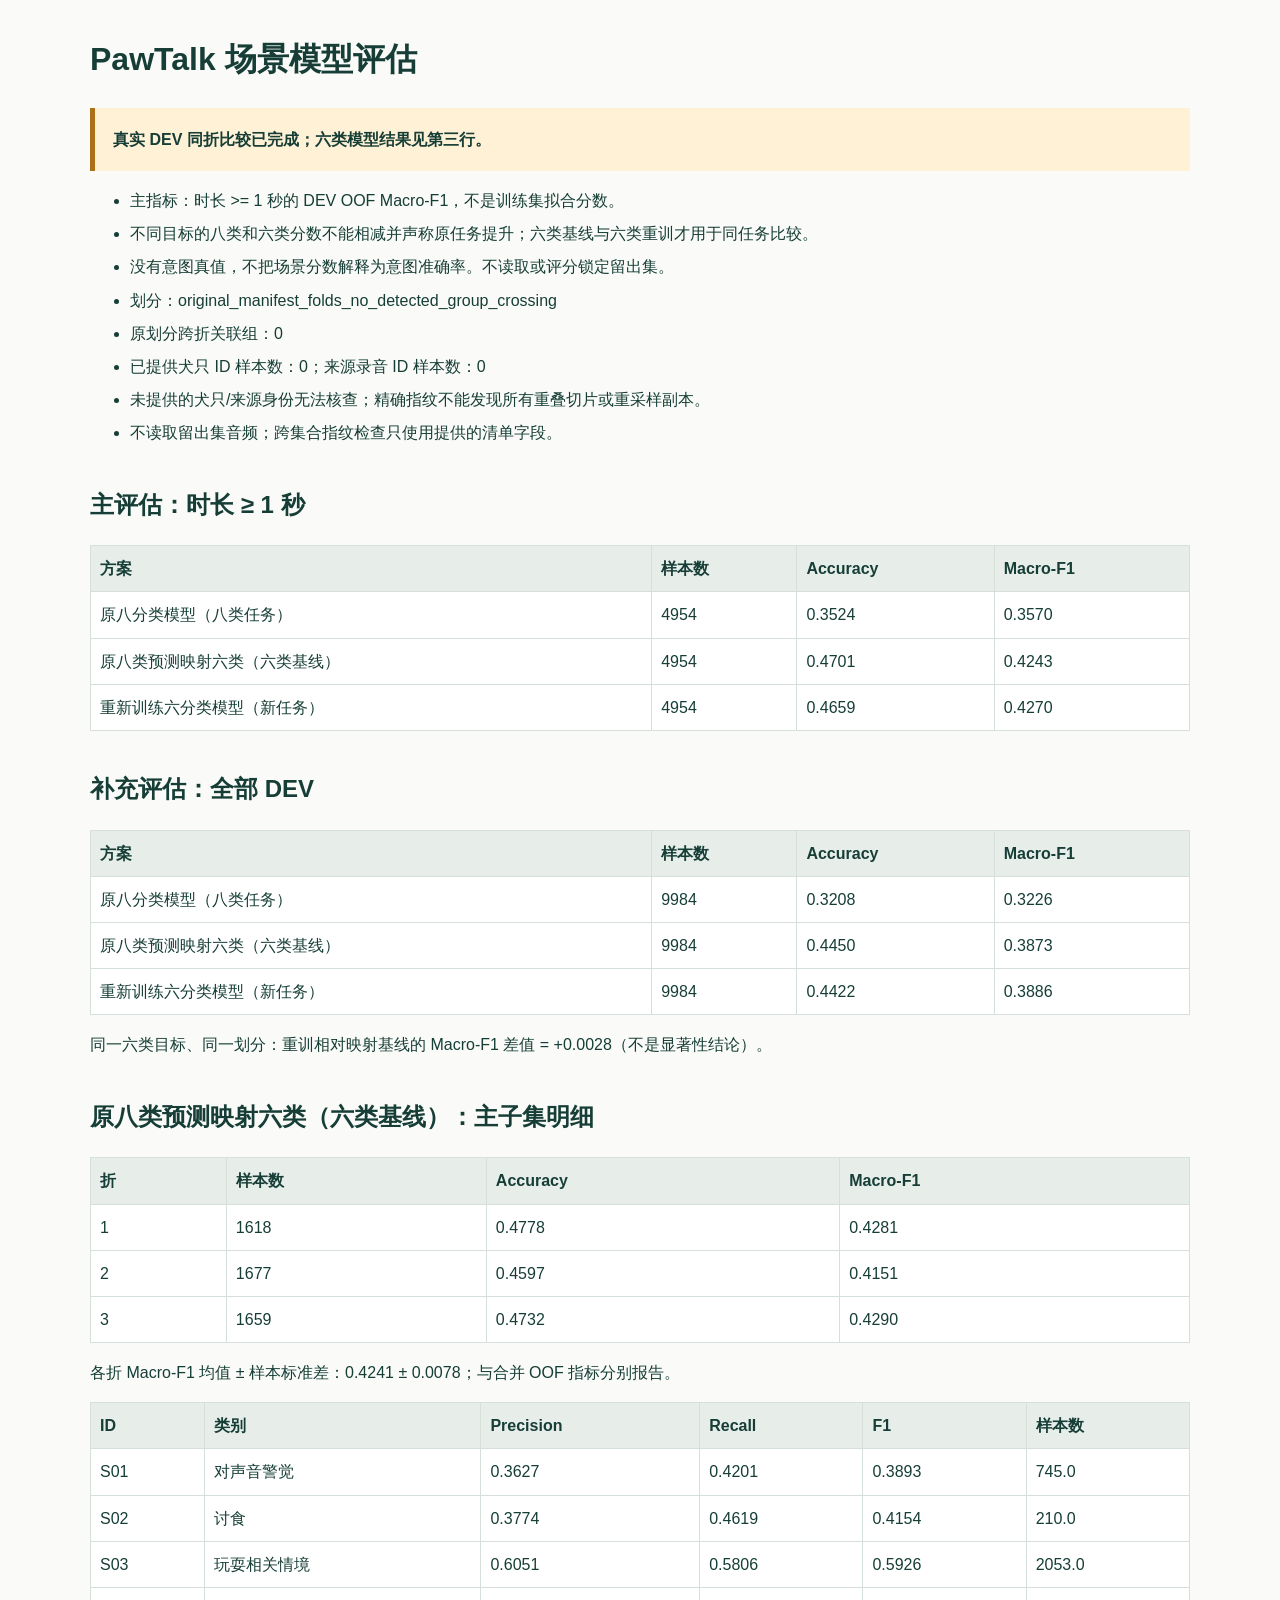
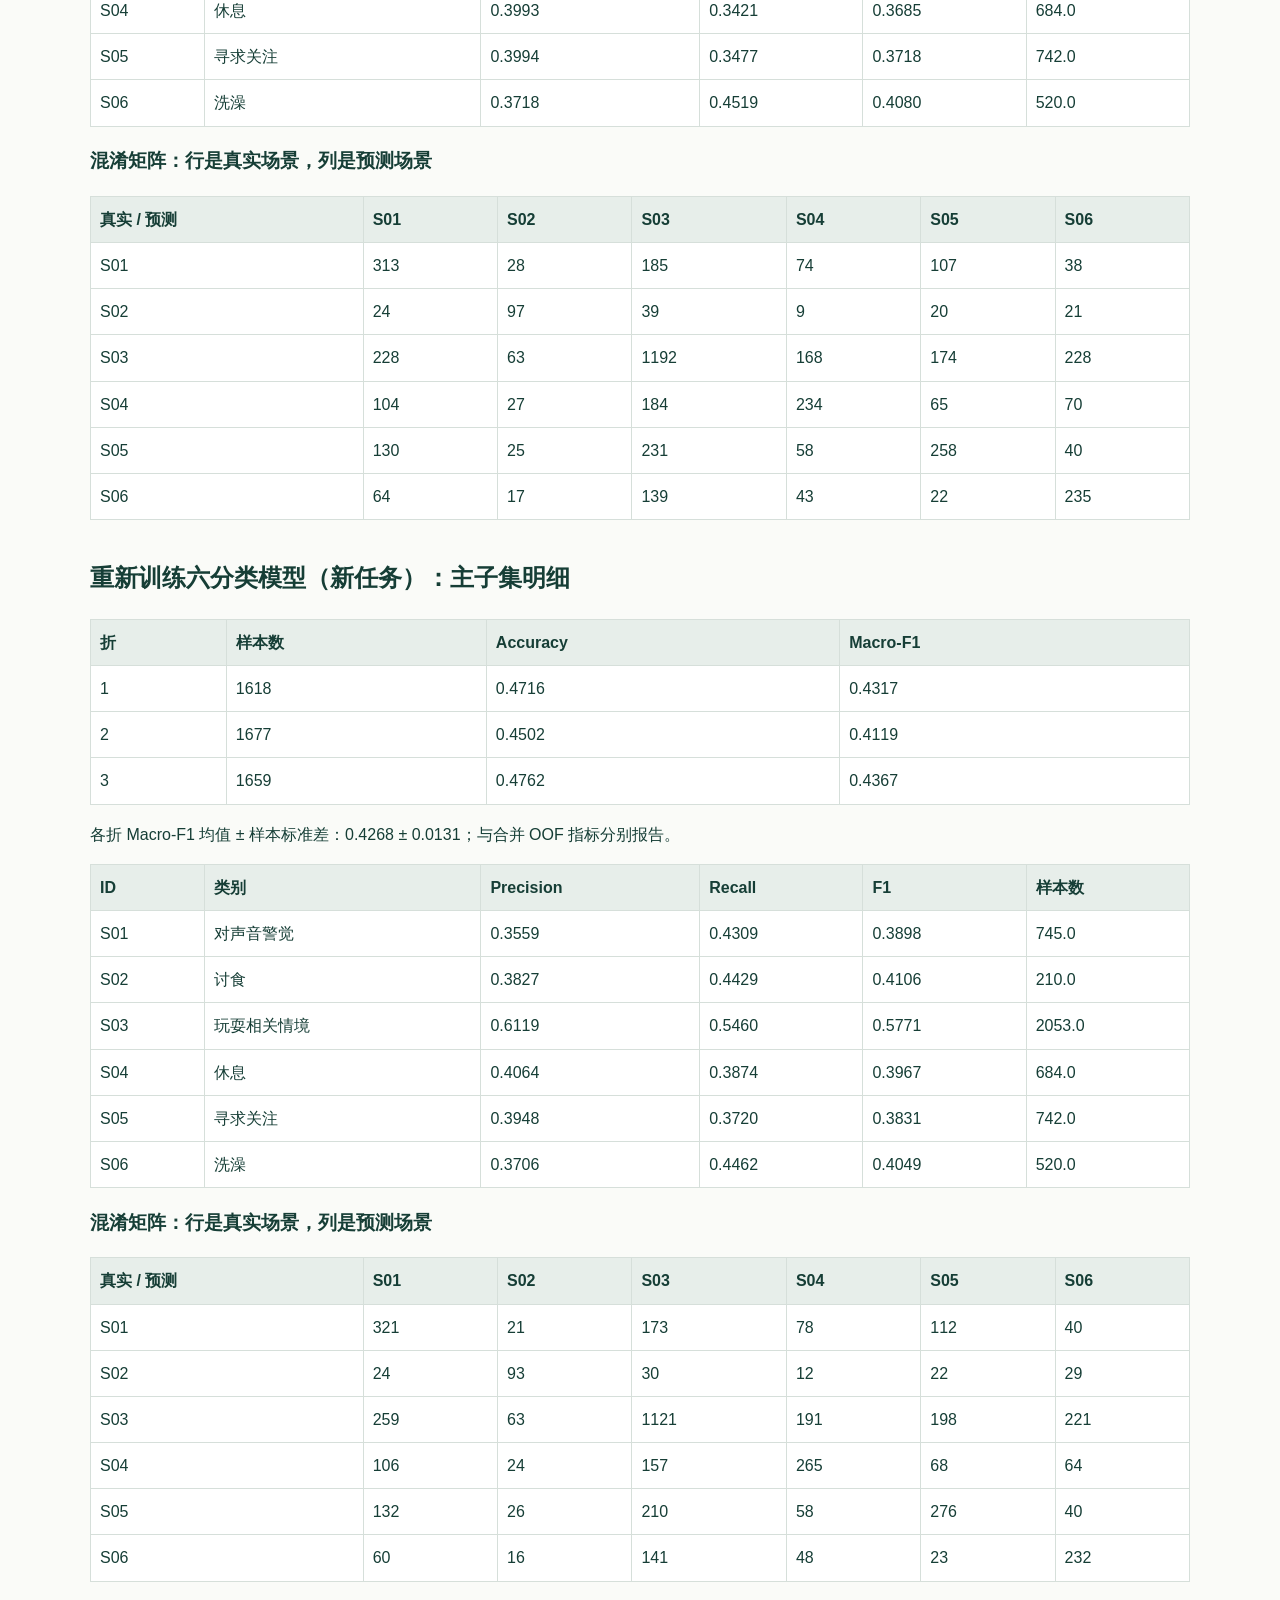
<file: docs/latest_six_class/report.html>
<!doctype html><html lang="zh-CN"><meta charset="utf-8"><meta name="viewport" content="width=device-width,initial-scale=1"><title>PawTalk 场景 F1</title><style>body{font-family:"Microsoft YaHei",Arial,sans-serif;max-width:1100px;margin:32px auto;padding:0 20px;color:#163e36;background:#fafbf8;line-height:1.7}table{border-collapse:collapse;width:100%;background:white;margin:16px 0}th,td{border:1px solid #d6dfda;padding:9px;text-align:left}th{background:#e7eeea}.notice{background:#fff1d6;border-left:5px solid #ac7018;padding:18px;font-weight:bold}h2{margin-top:38px}li{margin:6px 0}</style><h1>PawTalk 场景模型评估</h1><div class="notice">真实 DEV 同折比较已完成；六类模型结果见第三行。</div><ul><li>主指标：时长 &gt;= 1 秒的 DEV OOF Macro-F1，不是训练集拟合分数。</li><li>不同目标的八类和六类分数不能相减并声称原任务提升；六类基线与六类重训才用于同任务比较。</li><li>没有意图真值，不把场景分数解释为意图准确率。不读取或评分锁定留出集。</li><li>划分：original_manifest_folds_no_detected_group_crossing</li><li>原划分跨折关联组：0</li><li>已提供犬只 ID 样本数：0；来源录音 ID 样本数：0</li><li>未提供的犬只/来源身份无法核查；精确指纹不能发现所有重叠切片或重采样副本。</li><li>不读取留出集音频；跨集合指纹检查只使用提供的清单字段。</li></ul><h2>主评估：时长 ≥ 1 秒</h2><table><thead><tr><th>方案</th><th>样本数</th><th>Accuracy</th><th>Macro-F1</th></tr></thead><tbody><tr><td>原八分类模型（八类任务）</td><td>4954</td><td>0.3524</td><td>0.3570</td></tr><tr><td>原八类预测映射六类（六类基线）</td><td>4954</td><td>0.4701</td><td>0.4243</td></tr><tr><td>重新训练六分类模型（新任务）</td><td>4954</td><td>0.4659</td><td>0.4270</td></tr></tbody></table><h2>补充评估：全部 DEV</h2><table><thead><tr><th>方案</th><th>样本数</th><th>Accuracy</th><th>Macro-F1</th></tr></thead><tbody><tr><td>原八分类模型（八类任务）</td><td>9984</td><td>0.3208</td><td>0.3226</td></tr><tr><td>原八类预测映射六类（六类基线）</td><td>9984</td><td>0.4450</td><td>0.3873</td></tr><tr><td>重新训练六分类模型（新任务）</td><td>9984</td><td>0.4422</td><td>0.3886</td></tr></tbody></table><p>同一六类目标、同一划分：重训相对映射基线的 Macro-F1 差值 = +0.0028（不是显著性结论）。</p><h2>原八类预测映射六类（六类基线）：主子集明细</h2><table><thead><tr><th>折</th><th>样本数</th><th>Accuracy</th><th>Macro-F1</th></tr></thead><tbody><tr><td>1</td><td>1618</td><td>0.4778</td><td>0.4281</td></tr><tr><td>2</td><td>1677</td><td>0.4597</td><td>0.4151</td></tr><tr><td>3</td><td>1659</td><td>0.4732</td><td>0.4290</td></tr></tbody></table><p>各折 Macro-F1 均值 ± 样本标准差：0.4241 ± 0.0078；与合并 OOF 指标分别报告。</p><table><thead><tr><th>ID</th><th>类别</th><th>Precision</th><th>Recall</th><th>F1</th><th>样本数</th></tr></thead><tbody><tr><td>S01</td><td>对声音警觉</td><td>0.3627</td><td>0.4201</td><td>0.3893</td><td>745.0</td></tr><tr><td>S02</td><td>讨食</td><td>0.3774</td><td>0.4619</td><td>0.4154</td><td>210.0</td></tr><tr><td>S03</td><td>玩耍相关情境</td><td>0.6051</td><td>0.5806</td><td>0.5926</td><td>2053.0</td></tr><tr><td>S04</td><td>休息</td><td>0.3993</td><td>0.3421</td><td>0.3685</td><td>684.0</td></tr><tr><td>S05</td><td>寻求关注</td><td>0.3994</td><td>0.3477</td><td>0.3718</td><td>742.0</td></tr><tr><td>S06</td><td>洗澡</td><td>0.3718</td><td>0.4519</td><td>0.4080</td><td>520.0</td></tr></tbody></table><h3>混淆矩阵：行是真实场景，列是预测场景</h3><table><thead><tr><th>真实 / 预测</th><th>S01</th><th>S02</th><th>S03</th><th>S04</th><th>S05</th><th>S06</th></tr></thead><tbody><tr><td>S01</td><td>313</td><td>28</td><td>185</td><td>74</td><td>107</td><td>38</td></tr><tr><td>S02</td><td>24</td><td>97</td><td>39</td><td>9</td><td>20</td><td>21</td></tr><tr><td>S03</td><td>228</td><td>63</td><td>1192</td><td>168</td><td>174</td><td>228</td></tr><tr><td>S04</td><td>104</td><td>27</td><td>184</td><td>234</td><td>65</td><td>70</td></tr><tr><td>S05</td><td>130</td><td>25</td><td>231</td><td>58</td><td>258</td><td>40</td></tr><tr><td>S06</td><td>64</td><td>17</td><td>139</td><td>43</td><td>22</td><td>235</td></tr></tbody></table><h2>重新训练六分类模型（新任务）：主子集明细</h2><table><thead><tr><th>折</th><th>样本数</th><th>Accuracy</th><th>Macro-F1</th></tr></thead><tbody><tr><td>1</td><td>1618</td><td>0.4716</td><td>0.4317</td></tr><tr><td>2</td><td>1677</td><td>0.4502</td><td>0.4119</td></tr><tr><td>3</td><td>1659</td><td>0.4762</td><td>0.4367</td></tr></tbody></table><p>各折 Macro-F1 均值 ± 样本标准差：0.4268 ± 0.0131；与合并 OOF 指标分别报告。</p><table><thead><tr><th>ID</th><th>类别</th><th>Precision</th><th>Recall</th><th>F1</th><th>样本数</th></tr></thead><tbody><tr><td>S01</td><td>对声音警觉</td><td>0.3559</td><td>0.4309</td><td>0.3898</td><td>745.0</td></tr><tr><td>S02</td><td>讨食</td><td>0.3827</td><td>0.4429</td><td>0.4106</td><td>210.0</td></tr><tr><td>S03</td><td>玩耍相关情境</td><td>0.6119</td><td>0.5460</td><td>0.5771</td><td>2053.0</td></tr><tr><td>S04</td><td>休息</td><td>0.4064</td><td>0.3874</td><td>0.3967</td><td>684.0</td></tr><tr><td>S05</td><td>寻求关注</td><td>0.3948</td><td>0.3720</td><td>0.3831</td><td>742.0</td></tr><tr><td>S06</td><td>洗澡</td><td>0.3706</td><td>0.4462</td><td>0.4049</td><td>520.0</td></tr></tbody></table><h3>混淆矩阵：行是真实场景，列是预测场景</h3><table><thead><tr><th>真实 / 预测</th><th>S01</th><th>S02</th><th>S03</th><th>S04</th><th>S05</th><th>S06</th></tr></thead><tbody><tr><td>S01</td><td>321</td><td>21</td><td>173</td><td>78</td><td>112</td><td>40</td></tr><tr><td>S02</td><td>24</td><td>93</td><td>30</td><td>12</td><td>22</td><td>29</td></tr><tr><td>S03</td><td>259</td><td>63</td><td>1121</td><td>191</td><td>198</td><td>221</td></tr><tr><td>S04</td><td>106</td><td>24</td><td>157</td><td>265</td><td>68</td><td>64</td></tr><tr><td>S05</td><td>132</td><td>26</td><td>210</td><td>58</td><td>276</td><td>40</td></tr><tr><td>S06</td><td>60</td><td>16</td><td>141</td><td>48</td><td>23</td><td>232</td></tr></tbody></table></html>
</file>
